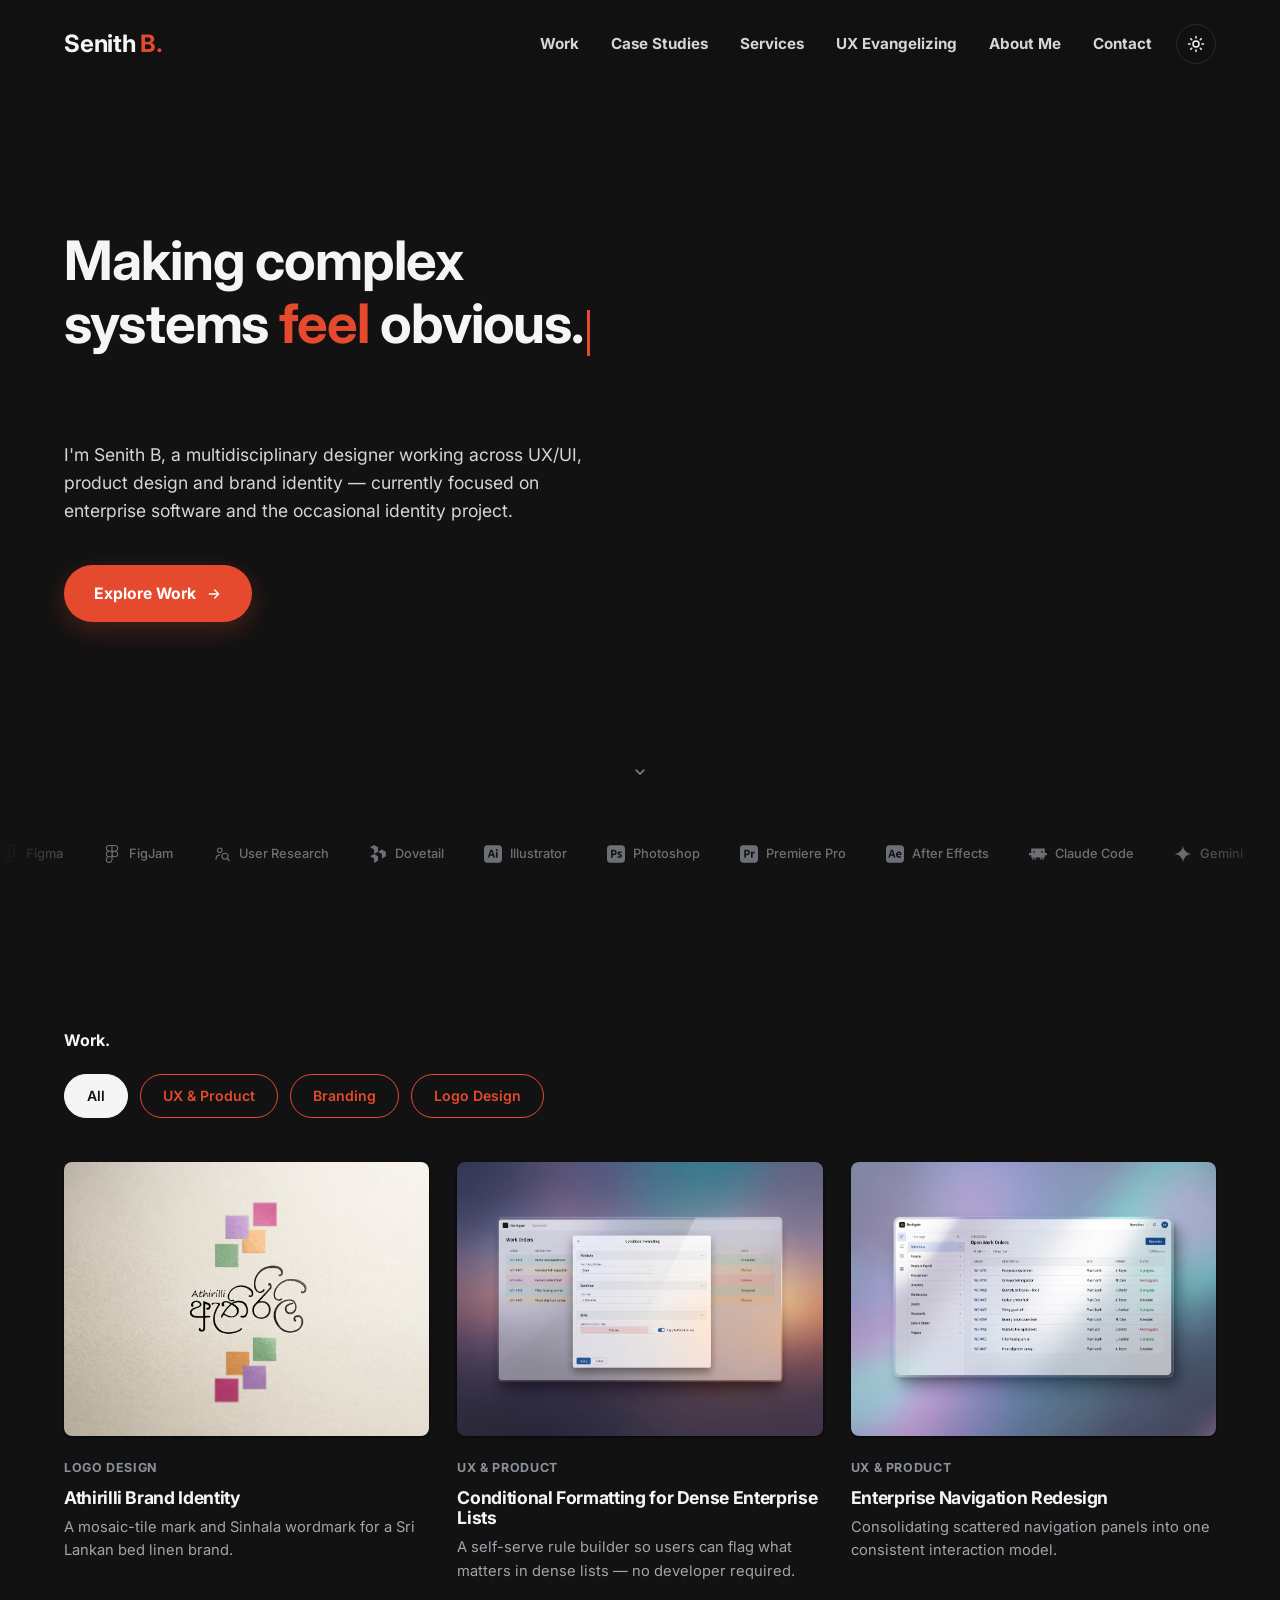
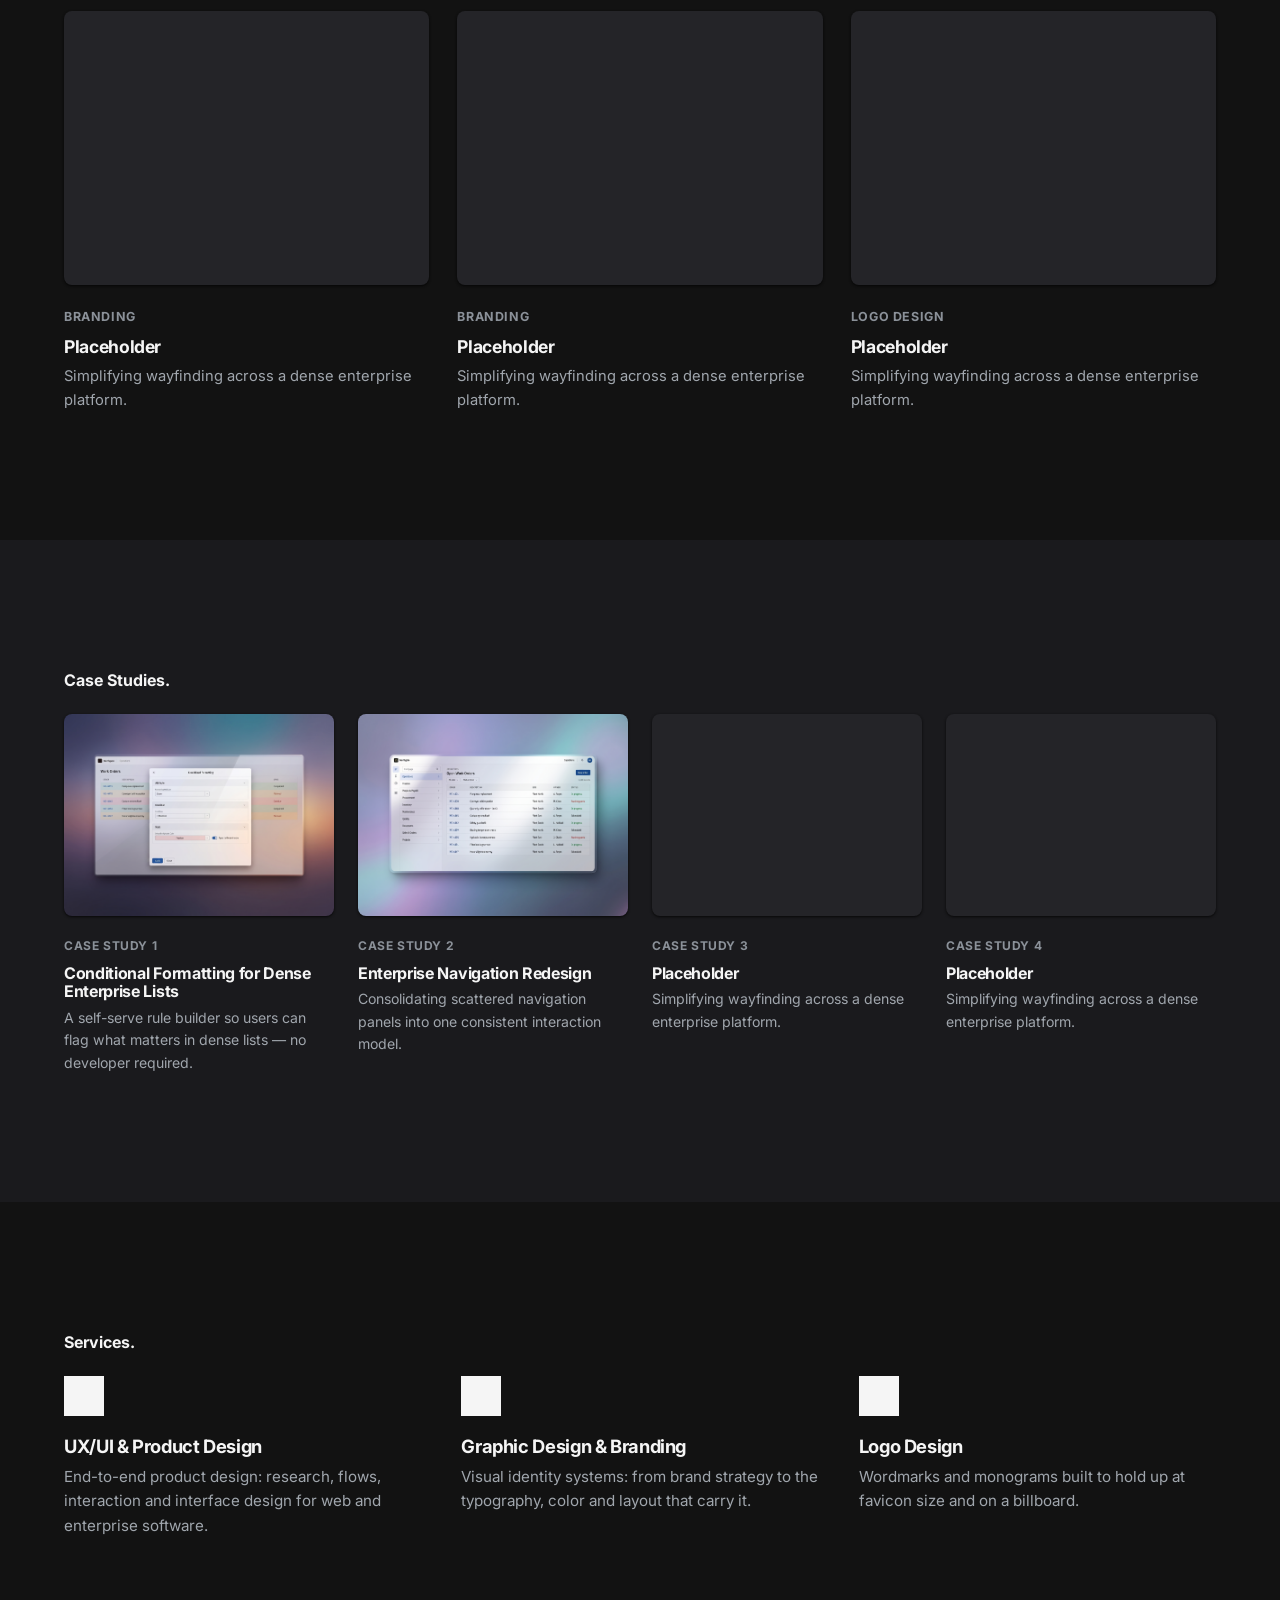
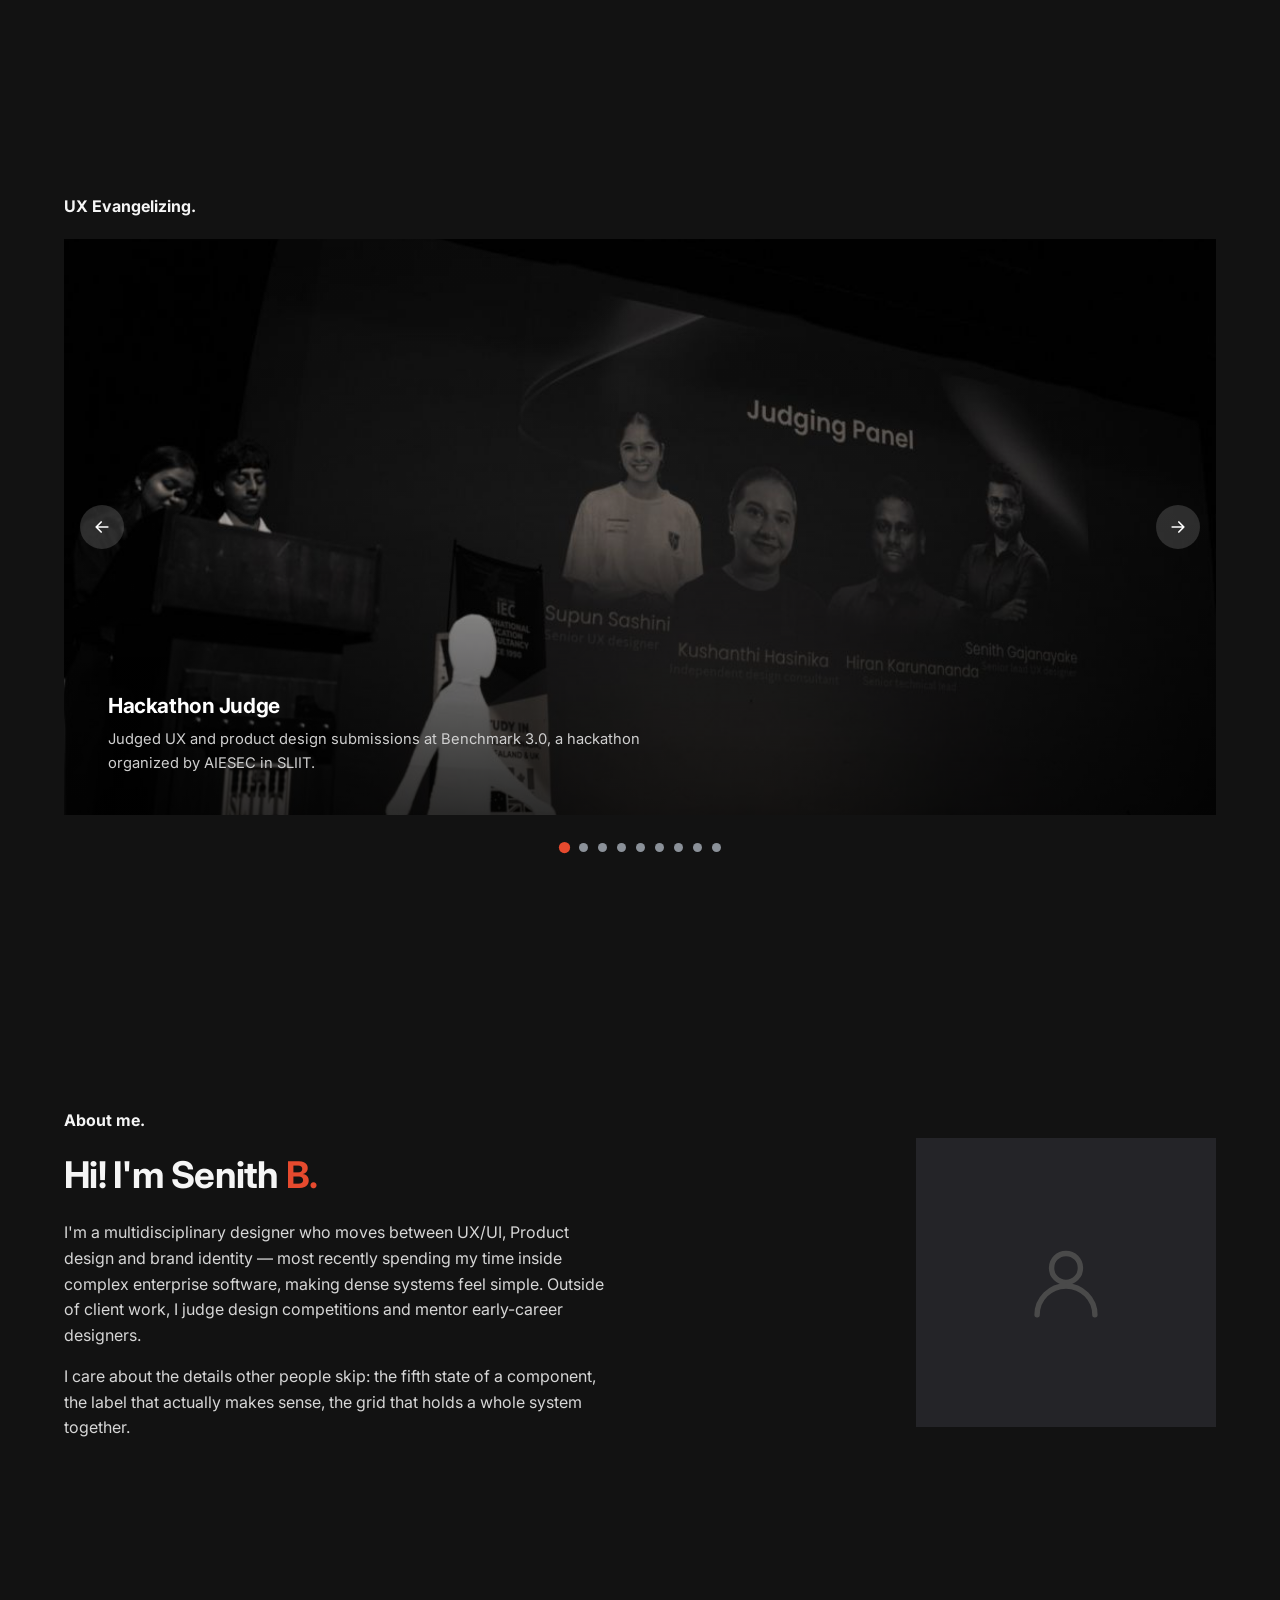
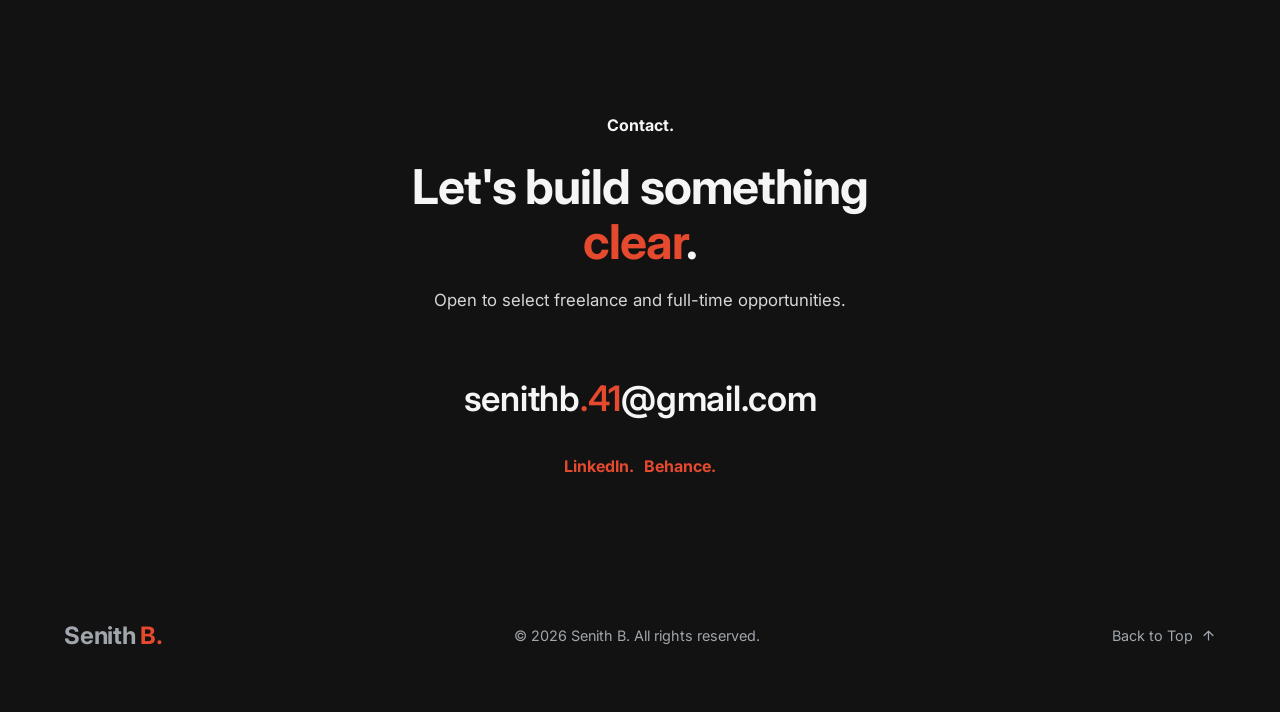
<file: index.html>
<!DOCTYPE html>
<html lang="en">
<head>
<meta charset="UTF-8">
<meta name="viewport" content="width=device-width, initial-scale=1.0">
<title>Senith B. — Product &amp; UX Designer</title>
<meta name="description" content="Portfolio of Senith B., a multidisciplinary designer working across UX/UI, product design and brand identity.">
<script>
(function () {
  try {
    if (localStorage.getItem('theme') === 'light') {
      document.documentElement.setAttribute('data-theme', 'light');
    }
  } catch (e) {}
})();
</script>
<link rel="preconnect" href="https://fonts.googleapis.com">
<link rel="preconnect" href="https://fonts.gstatic.com" crossorigin>
<link href="https://fonts.googleapis.com/css2?family=Inter:wght@400;500;600;700;800&display=swap" rel="stylesheet">
<link rel="stylesheet" href="css/style.css">
</head>
<body>

<!-- Icon sprite (no external icon font/CDN needed) -->
<svg style="display:none">
  <symbol id="icon-arrow-right" viewBox="0 0 24 24" fill="none" stroke="currentColor" stroke-width="2" stroke-linecap="round" stroke-linejoin="round"><path d="M5 12h14M13 6l6 6-6 6"/></symbol>
  <symbol id="icon-arrow-left" viewBox="0 0 24 24" fill="none" stroke="currentColor" stroke-width="2" stroke-linecap="round" stroke-linejoin="round"><path d="M19 12H5M11 18l-6-6 6-6"/></symbol>
  <symbol id="icon-arrow-up" viewBox="0 0 24 24" fill="none" stroke="currentColor" stroke-width="2" stroke-linecap="round" stroke-linejoin="round"><path d="M12 19V5M5 12l7-7 7 7"/></symbol>
  <symbol id="icon-chevron-down" viewBox="0 0 24 24" fill="none" stroke="currentColor" stroke-width="2" stroke-linecap="round" stroke-linejoin="round"><path d="M6 9l6 6 6-6"/></symbol>
  <symbol id="icon-user" viewBox="0 0 24 24" fill="none" stroke="currentColor" stroke-width="1.5" stroke-linecap="round" stroke-linejoin="round"><circle cx="12" cy="8" r="4"/><path d="M4 21c0-4.4 3.6-8 8-8s8 3.6 8 8"/></symbol>
  <symbol id="icon-sun" viewBox="0 0 24 24" fill="none" stroke="currentColor" stroke-width="2" stroke-linecap="round" stroke-linejoin="round"><circle cx="12" cy="12" r="4"/><path d="M12 2v2M12 20v2M4.93 4.93l1.41 1.41M17.66 17.66l1.41 1.41M2 12h2M20 12h2M4.93 19.07l1.41-1.41M17.66 6.34l1.41-1.41"/></symbol>
  <symbol id="icon-moon" viewBox="0 0 24 24" fill="none" stroke="currentColor" stroke-width="2" stroke-linecap="round" stroke-linejoin="round"><path d="M21 12.79A9 9 0 1 1 11.21 3 7 7 0 0 0 21 12.79z"/></symbol>

  <!-- Tech-stack marks: official monochrome logos (Simple Icons, CC0 —
       fetched via the npm registry; Adobe's and OpenAI's marks needed an
       older published package version, since both were pulled from the
       latest release after trademark takedown requests, though the
       already-published historical npm tarballs remain available). All
       render in currentColor so they pick up the marquee's own muted,
       theme-adaptive color — no brand colors. "User Research" isn't a
       specific branded product, so it stays a simple original glyph. -->
  <symbol id="logo-figma" viewBox="0 0 24 24" fill="currentColor"><path d="M15.852 8.981h-4.588V0h4.588c2.476 0 4.49 2.014 4.49 4.49s-2.014 4.491-4.49 4.491zM12.735 7.51h3.117c1.665 0 3.019-1.355 3.019-3.019s-1.355-3.019-3.019-3.019h-3.117V7.51zm0 1.471H8.148c-2.476 0-4.49-2.014-4.49-4.49S5.672 0 8.148 0h4.588v8.981zm-4.587-7.51c-1.665 0-3.019 1.355-3.019 3.019s1.354 3.02 3.019 3.02h3.117V1.471H8.148zm4.587 15.019H8.148c-2.476 0-4.49-2.014-4.49-4.49s2.014-4.49 4.49-4.49h4.588v8.98zM8.148 8.981c-1.665 0-3.019 1.355-3.019 3.019s1.355 3.019 3.019 3.019h3.117V8.981H8.148zM8.172 24c-2.489 0-4.515-2.014-4.515-4.49s2.014-4.49 4.49-4.49h4.588v4.441c0 2.503-2.047 4.539-4.563 4.539zm-.024-7.51a3.023 3.023 0 0 0-3.019 3.019c0 1.665 1.365 3.019 3.044 3.019 1.705 0 3.093-1.376 3.093-3.068v-2.97H8.148zm7.704 0h-.098c-2.476 0-4.49-2.014-4.49-4.49s2.014-4.49 4.49-4.49h.098c2.476 0 4.49 2.014 4.49 4.49s-2.014 4.49-4.49 4.49zm-.097-7.509c-1.665 0-3.019 1.355-3.019 3.019s1.355 3.019 3.019 3.019h.098c1.665 0 3.019-1.355 3.019-3.019s-1.355-3.019-3.019-3.019h-.098z"/></symbol>
  <symbol id="logo-dovetail" viewBox="0 0 24 24" fill="currentColor"><path d="M6.75 0 1.5 3l5.25 3v6L12 9V3Zm0 12L1.5 15l5.25 3v6L12 21v-6Zm10.5-6L12 8.966 17.25 12v6l5.25-3V9Z"/></symbol>
  <symbol id="logo-claude-code" viewBox="0 0 24 24" fill="currentColor"><path d="M21 10.5h3v3h-3v3h-1.5v3H18v-3h-1.5v3H15v-3H9v3H7.5v-3H6v3H4.5v-3H3v-3H0v-3h3v-6h18Zm-15 0h1.5v-3H6Zm10.5 0H18v-3h-1.5z"/></symbol>
  <symbol id="logo-gemini" viewBox="0 0 24 24" fill="currentColor"><path d="M11.04 19.32Q12 21.51 12 24q0-2.49.93-4.68.96-2.19 2.58-3.81t3.81-2.55Q21.51 12 24 12q-2.49 0-4.68-.93a12.3 12.3 0 0 1-3.81-2.58 12.3 12.3 0 0 1-2.58-3.81Q12 2.49 12 0q0 2.49-.96 4.68-.93 2.19-2.55 3.81a12.3 12.3 0 0 1-3.81 2.58Q2.49 12 0 12q2.49 0 4.68.96 2.19.93 3.81 2.55t2.55 3.81"/></symbol>
  <symbol id="logo-user-research" viewBox="0 0 24 24" fill="none" stroke="currentColor" stroke-width="1.5" stroke-linecap="round" stroke-linejoin="round"><circle cx="9" cy="7" r="3"/><path d="M4 19c0-3 2.1-5.4 4.8-5.9"/><circle cx="16" cy="15" r="4"/><path d="M19.2 18.2 22 21"/></symbol>
  <symbol id="logo-illustrator" viewBox="0 0 24 24" fill="currentColor"><path d="M10.53 10.73c-.1-.31-.19-.61-.29-.92-.1-.31-.19-.6-.27-.89-.08-.28-.15-.54-.22-.78h-.02c-.09.43-.2.86-.34 1.29-.15.48-.3.98-.46 1.48-.14.51-.29.98-.44 1.4h2.54c-.06-.211-.14-.46-.23-.721-.09-.269-.18-.559-.27-.859zM19.75.3H4.25C1.9.3 0 2.2 0 4.55v14.9c0 2.35 1.9 4.25 4.25 4.25h15.5c2.35 0 4.25-1.9 4.25-4.25V4.55C24 2.2 22.1.3 19.75.3zM14.7 16.83h-2.091c-.069.01-.139-.04-.159-.11l-.82-2.38H7.91l-.76 2.35c-.02.09-.1.15-.19.141H5.08c-.11 0-.14-.061-.11-.18L8.19 7.38c.03-.1.06-.21.1-.33.04-.21.06-.43.06-.65-.01-.05.03-.1.08-.11h2.59c.08 0 .12.03.13.08l3.65 10.3c.03.109 0 .16-.1.16zm3.4-.15c0 .11-.039.16-.129.16H16.01c-.1 0-.15-.061-.15-.16v-7.7c0-.1.041-.14.131-.14h1.98c.09 0 .129.05.129.14v7.7zm-.209-9.03c-.231.24-.571.37-.911.35-.33.01-.65-.12-.891-.35-.23-.25-.35-.58-.34-.92-.01-.34.12-.66.359-.89.242-.23.562-.35.892-.35.391 0 .689.12.91.35.22.24.34.56.33.89.01.34-.11.67-.349.92z"/></symbol>
  <symbol id="logo-photoshop" viewBox="0 0 24 24" fill="currentColor"><path d="M9.85 8.42c-.37-.15-.77-.21-1.18-.2-.26 0-.49 0-.68.01-.2-.01-.34 0-.41.01v3.36c.14.01.27.02.39.02h.53c.39 0 .78-.06 1.15-.18.32-.09.6-.28.82-.53.21-.25.31-.59.31-1.03.01-.31-.07-.62-.23-.89-.17-.26-.41-.46-.7-.57zM19.75.3H4.25C1.9.3 0 2.2 0 4.55v14.899c0 2.35 1.9 4.25 4.25 4.25h15.5c2.35 0 4.25-1.9 4.25-4.25V4.55C24 2.2 22.1.3 19.75.3zm-7.391 11.65c-.399.56-.959.98-1.609 1.22-.68.25-1.43.34-2.25.34-.24 0-.4 0-.5-.01s-.24-.01-.43-.01v3.209c.01.07-.04.131-.11.141H5.52c-.08 0-.12-.041-.12-.131V6.42c0-.07.03-.11.1-.11.17 0 .33 0 .56-.01.24-.01.49-.01.76-.02s.56-.01.87-.02c.31-.01.61-.01.91-.01.82 0 1.5.1 2.06.31.5.17.96.45 1.34.82.32.32.57.71.73 1.14.149.42.229.85.229 1.3.001.86-.199 1.57-.6 2.13zm7.091 3.89c-.28.4-.671.709-1.12.891-.49.209-1.09.318-1.811.318-.459 0-.91-.039-1.359-.129-.35-.061-.7-.17-1.02-.32-.07-.039-.121-.109-.111-.189v-1.74c0-.029.011-.07.041-.09.029-.02.06-.01.09.01.39.23.8.391 1.24.49.379.1.779.15 1.18.15.38 0 .65-.051.83-.141.16-.07.27-.24.27-.42 0-.141-.08-.27-.24-.4-.16-.129-.489-.279-.979-.471-.51-.18-.979-.42-1.42-.719-.31-.221-.569-.51-.761-.85-.159-.32-.239-.67-.229-1.021 0-.43.12-.84.341-1.21.25-.4.619-.72 1.049-.92.469-.239 1.059-.349 1.769-.349.41 0 .83.03 1.24.09.3.04.59.12.86.23.039.01.08.05.1.09.01.04.02.08.02.12v1.63c0 .04-.02.08-.05.1-.09.02-.14.02-.18 0-.3-.16-.62-.27-.96-.34-.37-.08-.74-.13-1.12-.13-.2-.01-.41.02-.601.07-.129.03-.24.1-.31.2-.05.08-.08.18-.08.27s.04.18.101.26c.09.11.209.2.34.27.229.12.47.23.709.33.541.18 1.061.43 1.541.73.33.209.6.49.789.83.16.318.24.67.23 1.029.011.471-.129.94-.389 1.331z"/></symbol>
  <symbol id="logo-premiere" viewBox="0 0 24 24" fill="currentColor"><path d="M10.15 8.42a2.93 2.93 0 00-1.18-.2 13.9 13.9 0 00-1.09.02v3.36l.39.02h.53c.39 0 .78-.06 1.15-.18.32-.09.6-.28.82-.53.21-.25.31-.59.31-1.03a1.45 1.45 0 00-.93-1.46zM19.75.3H4.25A4.25 4.25 0 000 4.55v14.9c0 2.35 1.9 4.25 4.25 4.25h15.5c2.35 0 4.25-1.9 4.25-4.25V4.55C24 2.2 22.1.3 19.75.3zm-7.09 11.65c-.4.56-.96.98-1.61 1.22-.68.25-1.43.34-2.25.34l-.5-.01-.43-.01v3.21a.12.12 0 01-.11.14H5.82c-.08 0-.12-.04-.12-.13V6.42c0-.07.03-.11.1-.11l.56-.01.76-.02.87-.02.91-.01c.82 0 1.5.1 2.06.31.5.17.96.45 1.34.82.32.32.57.71.73 1.14.15.42.23.85.23 1.3 0 .86-.2 1.57-.6 2.13zm6.82-3.15v1.95c0 .08-.05.11-.16.11a4.35 4.35 0 00-1.92.37c-.19.09-.37.21-.51.37v5.1c0 .1-.04.14-.13.14h-1.97a.14.14 0 01-.16-.12v-5.58l-.01-.75-.02-.78c0-.23-.02-.45-.04-.68a.1.1 0 01.07-.11h1.78c.1 0 .18.07.2.16a3.03 3.03 0 01.13.92c.3-.35.67-.64 1.08-.86a3.1 3.1 0 011.52-.39c.07-.01.13.04.14.11v.04z"/></symbol>
  <symbol id="logo-aftereffects" viewBox="0 0 24 24" fill="currentColor"><path d="M8.54 10.73c-.1-.31-.19-.61-.29-.92s-.19-.6-.27-.89c-.08-.28-.15-.54-.22-.78h-.02c-.09.43-.2.86-.34 1.29-.15.48-.3.98-.46 1.48-.13.51-.29.98-.44 1.4h2.54c-.06-.21-.14-.46-.23-.72-.09-.27-.18-.56-.27-.86zm8.58-.29c-.55-.03-1.07.26-1.33.76-.12.23-.19.47-.22.72h2.109c.26 0 .45 0 .57-.01.08-.01.16-.03.23-.08v-.1c0-.13-.021-.25-.061-.37-.178-.56-.708-.94-1.298-.92zM19.75.3H4.25C1.9.3 0 2.2 0 4.55v14.9c0 2.35 1.9 4.25 4.25 4.25h15.5c2.35 0 4.25-1.9 4.25-4.25V4.55C24 2.2 22.1.3 19.75.3zm-7.04 16.511h-2.09c-.07.01-.14-.041-.16-.11l-.82-2.4H5.92l-.76 2.36c-.02.09-.1.15-.19.14H3.09c-.11 0-.14-.06-.11-.18L6.2 7.39c.03-.1.06-.19.1-.31.04-.21.06-.43.06-.65-.01-.05.03-.1.08-.11h2.59c.07 0 .12.03.13.08l3.65 10.25c.03.11.001.161-.1.161zm7.851-3.991c-.021.189-.031.33-.041.42-.01.07-.069.13-.14.13-.06 0-.17.01-.33.021-.159.02-.35.029-.579.029-.23 0-.471-.04-.73-.04h-3.17c.039.31.14.62.31.89.181.271.431.48.729.601.4.17.841.26 1.281.25.35-.011.699-.04 1.039-.11.311-.039.61-.119.891-.23.05-.039.08-.02.08.08v1.531c0 .039-.01.08-.021.119-.021.03-.04.051-.069.07-.32.14-.65.24-1 .3-.471.09-.94.13-1.42.12-.761 0-1.4-.12-1.92-.35-.49-.211-.921-.541-1.261-.95-.319-.39-.55-.83-.69-1.31-.14-.471-.209-.961-.209-1.461 0-.539.08-1.07.25-1.59.16-.5.41-.96.75-1.37.33-.4.739-.72 1.209-.95.471-.23 1.03-.31 1.67-.31.531-.01 1.06.09 1.55.31.41.18.77.45 1.05.8.26.34.47.72.601 1.14.129.4.189.81.189 1.22 0 .24-.01.45-.019.64z"/></symbol>
  <symbol id="logo-chatgpt" viewBox="0 0 24 24" fill="currentColor"><path d="M22.2819 9.8211a5.9847 5.9847 0 0 0-.5157-4.9108 6.0462 6.0462 0 0 0-6.5098-2.9A6.0651 6.0651 0 0 0 4.9807 4.1818a5.9847 5.9847 0 0 0-3.9977 2.9 6.0462 6.0462 0 0 0 .7427 7.0966 5.98 5.98 0 0 0 .511 4.9107 6.051 6.051 0 0 0 6.5146 2.9001A5.9847 5.9847 0 0 0 13.2599 24a6.0557 6.0557 0 0 0 5.7718-4.2058 5.9894 5.9894 0 0 0 3.9977-2.9001 6.0557 6.0557 0 0 0-.7475-7.0729zm-9.022 12.6081a4.4755 4.4755 0 0 1-2.8764-1.0408l.1419-.0804 4.7783-2.7582a.7948.7948 0 0 0 .3927-.6813v-6.7369l2.02 1.1686a.071.071 0 0 1 .038.052v5.5826a4.504 4.504 0 0 1-4.4945 4.4944zm-9.6607-4.1254a4.4708 4.4708 0 0 1-.5346-3.0137l.142.0852 4.783 2.7582a.7712.7712 0 0 0 .7806 0l5.8428-3.3685v2.3324a.0804.0804 0 0 1-.0332.0615L9.74 19.9502a4.4992 4.4992 0 0 1-6.1408-1.6464zM2.3408 7.8956a4.485 4.485 0 0 1 2.3655-1.9728V11.6a.7664.7664 0 0 0 .3879.6765l5.8144 3.3543-2.0201 1.1685a.0757.0757 0 0 1-.071 0l-4.8303-2.7865A4.504 4.504 0 0 1 2.3408 7.872zm16.5963 3.8558L13.1038 8.364 15.1192 7.2a.0757.0757 0 0 1 .071 0l4.8303 2.7913a4.4944 4.4944 0 0 1-.6765 8.1042v-5.6772a.79.79 0 0 0-.407-.667zm2.0107-3.0231l-.142-.0852-4.7735-2.7818a.7759.7759 0 0 0-.7854 0L9.409 9.2297V6.8974a.0662.0662 0 0 1 .0284-.0615l4.8303-2.7866a4.4992 4.4992 0 0 1 6.6802 4.66zM8.3065 12.863l-2.02-1.1638a.0804.0804 0 0 1-.038-.0567V6.0742a4.4992 4.4992 0 0 1 7.3757-3.4537l-.142.0805L8.704 5.459a.7948.7948 0 0 0-.3927.6813zm1.0976-2.3654l2.602-1.4998 2.6069 1.4998v2.9994l-2.5974 1.4997-2.6067-1.4997Z"/></symbol>
</svg>

<!-- ===== Header ===== -->
<header class="site-header" id="siteHeader">
  <div class="container">
    <a href="#home" class="logo">Senith<span> B.</span></a>
    <div class="nav-wrap">
      <nav>
        <ul class="nav-list" id="navList">
          <li><a href="#work" class="active">Work</a></li>
          <li><a href="#case-studies">Case Studies</a></li>
          <li><a href="#services">Services</a></li>
          <li><a href="#evangelizing">UX Evangelizing</a></li>
          <li><a href="#about">About Me</a></li>
          <li><a href="#contact">Contact</a></li>
        </ul>
        <span class="nav-indicator" id="navIndicator" aria-hidden="true"></span>
      </nav>
      <button class="theme-toggle" id="themeToggle" aria-label="Switch to light theme" aria-pressed="false">
        <svg class="icon-sun"><use href="#icon-sun"/></svg>
        <svg class="icon-moon"><use href="#icon-moon"/></svg>
      </button>
      <button class="nav-toggle" id="navToggle" aria-label="Toggle navigation" aria-expanded="false">
        <span></span><span></span><span></span>
      </button>
    </div>
  </div>
</header>

<main>
  <!-- ===== Hero (full-viewport: hero + scroll cue + tech marquee together
       fill one screen, so Work starts fully below the fold on load) ===== -->
  <div class="hero-viewport">
    <section class="hero" id="home">
      <div class="container" data-reveal-group>
        <h1 class="reveal hero-heading">
          <span class="sr-only">Making complex systems feel obvious.</span>
          <span id="heroTypewriter" aria-hidden="true"></span><span class="hero-cursor" id="heroCursor" aria-hidden="true"></span>
        </h1>
        <p class="lead reveal">I'm Senith B, a multidisciplinary designer working across UX/UI, product design and brand identity — currently focused on enterprise software and the occasional identity project.</p>
        <a href="#work" class="hero-cta reveal" id="heroCta">Explore Work <svg width="16" height="16"><use href="#icon-arrow-right"/></svg></a>
      </div>
    </section>

    <span class="scroll-cue" aria-hidden="true">
      <svg width="16" height="16"><use href="#icon-chevron-down"/></svg>
    </span>

    <!-- ===== Tech Stack Marquee ===== -->
    <section class="tech-marquee reveal">
    <h2 class="sr-only">Tools I use</h2>
    <ul class="sr-only">
      <li>Figma</li><li>FigJam</li><li>User Research</li><li>Dovetail</li>
      <li>Adobe Illustrator</li><li>Adobe Photoshop</li><li>Adobe Premiere Pro</li><li>Adobe After Effects</li>
      <li>Claude Code</li><li>Gemini</li><li>ChatGPT</li>
    </ul>
    <div class="tech-marquee-viewport" aria-hidden="true">
      <div class="tech-marquee-track">
        <div class="tech-marquee-set">
          <span class="tech-item"><svg class="tech-icon"><use href="#logo-figma"/></svg>Figma</span>
          <span class="tech-item"><svg class="tech-icon"><use href="#logo-figma"/></svg>FigJam</span>
          <span class="tech-item"><svg class="tech-icon"><use href="#logo-user-research"/></svg>User Research</span>
          <span class="tech-item"><svg class="tech-icon"><use href="#logo-dovetail"/></svg>Dovetail</span>
          <span class="tech-item"><svg class="tech-icon"><use href="#logo-illustrator"/></svg>Illustrator</span>
          <span class="tech-item"><svg class="tech-icon"><use href="#logo-photoshop"/></svg>Photoshop</span>
          <span class="tech-item"><svg class="tech-icon"><use href="#logo-premiere"/></svg>Premiere Pro</span>
          <span class="tech-item"><svg class="tech-icon"><use href="#logo-aftereffects"/></svg>After Effects</span>
          <span class="tech-item"><svg class="tech-icon"><use href="#logo-claude-code"/></svg>Claude Code</span>
          <span class="tech-item"><svg class="tech-icon"><use href="#logo-gemini"/></svg>Gemini</span>
          <span class="tech-item"><svg class="tech-icon"><use href="#logo-chatgpt"/></svg>ChatGPT</span>
        </div>
        <div class="tech-marquee-set">
          <span class="tech-item"><svg class="tech-icon"><use href="#logo-figma"/></svg>Figma</span>
          <span class="tech-item"><svg class="tech-icon"><use href="#logo-figma"/></svg>FigJam</span>
          <span class="tech-item"><svg class="tech-icon"><use href="#logo-user-research"/></svg>User Research</span>
          <span class="tech-item"><svg class="tech-icon"><use href="#logo-dovetail"/></svg>Dovetail</span>
          <span class="tech-item"><svg class="tech-icon"><use href="#logo-illustrator"/></svg>Illustrator</span>
          <span class="tech-item"><svg class="tech-icon"><use href="#logo-photoshop"/></svg>Photoshop</span>
          <span class="tech-item"><svg class="tech-icon"><use href="#logo-premiere"/></svg>Premiere Pro</span>
          <span class="tech-item"><svg class="tech-icon"><use href="#logo-aftereffects"/></svg>After Effects</span>
          <span class="tech-item"><svg class="tech-icon"><use href="#logo-claude-code"/></svg>Claude Code</span>
          <span class="tech-item"><svg class="tech-icon"><use href="#logo-gemini"/></svg>Gemini</span>
          <span class="tech-item"><svg class="tech-icon"><use href="#logo-chatgpt"/></svg>ChatGPT</span>
        </div>
      </div>
    </div>
    </section>
  </div>

  <!-- ===== Work ===== -->
  <section class="work" id="work">
    <div class="container">
      <span class="kicker reveal">Work.</span>
      <div class="work-filters reveal">
        <button class="filter-btn active" data-filter="all">All</button>
        <button class="filter-btn" data-filter="ux-product">UX &amp; Product</button>
        <button class="filter-btn" data-filter="branding">Branding</button>
        <button class="filter-btn" data-filter="logo-design">Logo Design</button>
      </div>
      <div class="work-grid" id="workGrid" data-reveal-group>
        <a href="project.html?id=3" class="work-card reveal" data-category="logo-design">
          <div class="thumb-block has-image" style="background-image:url('images/work/athirilli/09-work-thumbnail-3d.jpg')"></div>
          <div class="info">
            <span>Logo Design</span>
            <h3>Athirilli Brand Identity</h3>
            <p>A mosaic-tile mark and Sinhala wordmark for a Sri Lankan bed linen brand.</p>
          </div>
        </a>
        <a href="project.html?id=4" class="work-card reveal" data-category="ux-product">
          <div class="thumb-block has-image" style="background-image:url('images/work/conditional-formatting/01-work-thumbnail.jpg')"></div>
          <div class="info">
            <span>UX &amp; Product</span>
            <h3>Conditional Formatting for Dense Enterprise Lists</h3>
            <p>A self-serve rule builder so users can flag what matters in dense lists — no developer required.</p>
          </div>
        </a>
        <a href="project.html?id=1" class="work-card reveal" data-category="ux-product">
          <div class="thumb-block has-image" style="background-image:url('images/work/navigation-redesign/01-work-thumbnail.jpg')"></div>
          <div class="info">
            <span>UX &amp; Product</span>
            <h3>Enterprise Navigation Redesign</h3>
            <p>Consolidating scattered navigation panels into one consistent interaction model.</p>
          </div>
        </a>
        <a href="project.html?id=2" class="work-card reveal" data-category="branding">
          <div class="thumb-block"></div>
          <div class="info">
            <span>Branding</span>
            <h3>Placeholder</h3>
            <p>Simplifying wayfinding across a dense enterprise platform.</p>
          </div>
        </a>
        <a href="project.html?id=5" class="work-card reveal" data-category="branding">
          <div class="thumb-block"></div>
          <div class="info">
            <span>Branding</span>
            <h3>Placeholder</h3>
            <p>Simplifying wayfinding across a dense enterprise platform.</p>
          </div>
        </a>
        <a href="project.html?id=6" class="work-card reveal" data-category="logo-design">
          <div class="thumb-block"></div>
          <div class="info">
            <span>Logo Design</span>
            <h3>Placeholder</h3>
            <p>Simplifying wayfinding across a dense enterprise platform.</p>
          </div>
        </a>
      </div>
    </div>
  </section>

  <!-- ===== Case Studies ===== -->
  <section class="case-studies" id="case-studies">
    <div class="container">
      <span class="kicker reveal">Case Studies.</span>
      <div class="case-grid" data-reveal-group>
        <a href="project.html?id=4&from=case-studies" class="case-card reveal">
          <div class="thumb-block has-image" style="background-image:url('images/work/conditional-formatting/01-work-thumbnail.jpg')"></div>
          <div class="info">
            <span>Case Study 1</span>
            <h3>Conditional Formatting for Dense Enterprise Lists</h3>
            <p>A self-serve rule builder so users can flag what matters in dense lists — no developer required.</p>
          </div>
        </a>
        <a href="project.html?id=1&from=case-studies" class="case-card reveal">
          <div class="thumb-block has-image" style="background-image:url('images/work/navigation-redesign/01-work-thumbnail.jpg')"></div>
          <div class="info">
            <span>Case Study 2</span>
            <h3>Enterprise Navigation Redesign</h3>
            <p>Consolidating scattered navigation panels into one consistent interaction model.</p>
          </div>
        </a>
        <a href="project.html?id=2&from=case-studies" class="case-card reveal">
          <div class="thumb-block"></div>
          <div class="info">
            <span>Case Study 3</span>
            <h3>Placeholder</h3>
            <p>Simplifying wayfinding across a dense enterprise platform.</p>
          </div>
        </a>
        <a href="project.html?id=3&from=case-studies" class="case-card reveal">
          <div class="thumb-block"></div>
          <div class="info">
            <span>Case Study 4</span>
            <h3>Placeholder</h3>
            <p>Simplifying wayfinding across a dense enterprise platform.</p>
          </div>
        </a>
      </div>
    </div>
  </section>

  <!-- ===== Services ===== -->
  <section class="services" id="services">
    <div class="container">
      <span class="kicker reveal">Services.</span>
      <div class="service-list" data-reveal-group>
        <div class="service-item reveal">
          <span class="service-bullet"></span>
          <div>
            <h3>UX/UI &amp; Product Design</h3>
            <p>End-to-end product design: research, flows, interaction and interface design for web and enterprise software.</p>
          </div>
        </div>
        <div class="service-item reveal">
          <span class="service-bullet"></span>
          <div>
            <h3>Graphic Design &amp; Branding</h3>
            <p>Visual identity systems: from brand strategy to the typography, color and layout that carry it.</p>
          </div>
        </div>
        <div class="service-item reveal">
          <span class="service-bullet"></span>
          <div>
            <h3>Logo Design</h3>
            <p>Wordmarks and monograms built to hold up at favicon size and on a billboard.</p>
          </div>
        </div>
      </div>
    </div>
  </section>

  <!-- ===== UX Evangelizing ===== -->
  <section class="evangelizing" id="evangelizing">
    <div class="container" data-reveal-group>
      <span class="kicker reveal">UX Evangelizing.</span>
      <div class="evangelizing-track reveal" id="evangelizingTrack">
        <button class="evangelizing-arrow prev" id="evangelizingPrev" aria-label="Previous slide">
          <svg><use href="#icon-arrow-left"/></svg>
        </button>
        <button class="evangelizing-arrow next" id="evangelizingNext" aria-label="Next slide">
          <svg><use href="#icon-arrow-right"/></svg>
        </button>
        <div class="evangelizing-slide active" style="background-image:url('images/evangelizing/hackathon-judge-1.jpg')">
          <div class="slide-text">
            <h3>Hackathon Judge</h3>
            <p>Judged UX and product design submissions at Benchmark 3.0, a hackathon organized by AIESEC in SLIIT.</p>
          </div>
        </div>
        <div class="evangelizing-slide" style="background-image:url('images/evangelizing/hackathon-judge-2.jpg')">
          <div class="slide-text">
            <h3>Hackathon Judge</h3>
            <p>Judged UX and product design submissions at Benchmark 3.0, a hackathon organized by AIESEC in SLIIT.</p>
          </div>
        </div>
        <div class="evangelizing-slide" style="background-image:url('images/evangelizing/hackathon-judge-3.jpg')">
          <div class="slide-text">
            <h3>Hackathon Judge</h3>
            <p>Judged UX and product design submissions at Benchmark 3.0, a hackathon organized by AIESEC in SLIIT.</p>
          </div>
        </div>
        <div class="evangelizing-slide" style="background-image:url('images/evangelizing/hackathon-judge-4.jpg')">
          <div class="slide-text">
            <h3>Hackathon Judge</h3>
            <p>Judged UX and product design submissions at Benchmark 3.0, a hackathon organized by AIESEC in SLIIT.</p>
          </div>
        </div>
        <div class="evangelizing-slide" style="background-image:url('images/evangelizing/university-speaker-1.jpg')">
          <div class="slide-text">
            <h3>University Speaker</h3>
            <p>Spoke to computing students on "How to Succeed in a Career in UX" at a Cre8X session.</p>
          </div>
        </div>
        <div class="evangelizing-slide" style="background-image:url('images/evangelizing/university-speaker-2.jpg')">
          <div class="slide-text">
            <h3>University Speaker</h3>
            <p>Spoke to computing students on "How to Succeed in a Career in UX" at a Cre8X session.</p>
          </div>
        </div>
        <div class="evangelizing-slide" style="background-image:url('images/evangelizing/university-speaker-3.jpg')">
          <div class="slide-text">
            <h3>University Speaker</h3>
            <p>Spoke to computing students on "How to Succeed in a Career in UX" at a Cre8X session.</p>
          </div>
        </div>
        <div class="evangelizing-slide" style="background-image:url('images/evangelizing/university-speaker-4.jpg')">
          <div class="slide-text">
            <h3>University Speaker</h3>
            <p>Spoke to computing students on "How to Succeed in a Career in UX" at a Cre8X session.</p>
          </div>
        </div>
        <div class="evangelizing-slide" style="background-image:url('images/evangelizing/university-speaker-5.jpg')">
          <div class="slide-text">
            <h3>University Speaker</h3>
            <p>Spoke to computing students on "How to Succeed in a Career in UX" at a Cre8X session.</p>
          </div>
        </div>
      </div>
      <div class="evangelizing-dots" id="evangelizingDots"></div>
    </div>
  </section>

  <!-- ===== About Me ===== -->
  <section class="about" id="about">
    <div class="container" data-reveal-group>
      <div class="about-body reveal">
        <span class="kicker">About me.</span>
        <h2>Hi! I'm Senith<span class="accent"> B.</span></h2>
        <p>I'm a multidisciplinary designer who moves between UX/UI, Product design and brand identity — most recently spending my time inside complex enterprise software, making dense systems feel simple. Outside of client work, I judge design competitions and mentor early-career designers.</p>
        <p>I care about the details other people skip: the fifth state of a component, the label that actually makes sense, the grid that holds a whole system together.</p>
      </div>
      <div class="about-photo reveal">
        <svg><use href="#icon-user"/></svg>
      </div>
    </div>
  </section>

  <!-- ===== Contact ===== -->
  <section class="contact" id="contact">
    <div class="container" data-reveal-group>
      <span class="kicker reveal">Contact.</span>
      <h2 class="reveal">Let's build something <span class="accent">clear</span>.</h2>
      <p class="contact-sub reveal">Open to select freelance and full-time opportunities.</p>
      <a href="mailto:senithb.41@gmail.com" class="contact-email reveal">senithb<span class="accent">.41</span>@gmail.com</a>
      <div class="contact-links reveal">
        <a href="#">LinkedIn.</a>
        <a href="#">Behance.</a>
      </div>
    </div>
  </section>
</main>

<!-- ===== Footer ===== -->
<footer class="site-footer">
  <div class="container footer-row">
    <a href="#home" class="logo">Senith<span> B.</span></a>
    <span>&copy; <span id="year"></span> Senith B. All rights reserved.</span>
    <a href="#home" class="back-to-top">Back to Top <svg><use href="#icon-arrow-up"/></svg></a>
  </div>
</footer>

<script src="js/main.js"></script>
</body>
</html>
</file>
<file: css/style.css>
/* ---------- Variables ---------- */
/* Dark is the default theme. [data-theme="light"] below overrides it.
   --accent (#E64A2E) is kept identical in both themes: against the dark
   theme's #121212 background it measures ~4.8:1 contrast (passes WCAG AA
   for normal text); against the light theme's white background it's used
   only on large/bold display text or as a non-text indicator, where the
   lower AA large-text/UI threshold (3:1) applies. */
:root {
  color-scheme: dark;
  --bg: #121212;
  --surface-alt: #1a1a1d;
  --text: #f5f5f5;
  --text-body: #d6d6d6;
  --text-light: #a0a6ad;
  --text-faint: #8b9199;
  --accent: #E64A2E;
  --dark: #242428;
  --border: #2a2a2e;
  --header-bg: rgba(18, 18, 18, 0.85);
  --shadow-resting: 0 1px 3px rgba(0, 0, 0, 0.45), 0 1px 2px rgba(0, 0, 0, 0.35);
  --shadow-hover: 0 30px 55px rgba(0, 0, 0, 0.55), 0 12px 24px rgba(0, 0, 0, 0.4);
  --font: 'Inter', 'Helvetica Neue', Arial, sans-serif;
  --radius-sm: 8px;
  --radius-md: 18px;
  --radius-lg: 28px;
  --container: 1280px;
  --container-pad: 64px;
  --transition: 0.25s ease;
}
:root[data-theme="light"] {
  color-scheme: light;
  --bg: #f2f2f2;
  --surface-alt: #fafafa;
  --text: #141414;
  --text-body: #2B2B2B;
  --text-light: #7E858B;
  --text-faint: #9b9b9b;
  --dark: #2B2B2B;
  --border: #e6e6e6;
  --header-bg: rgba(242, 242, 242, 0.9);
  --shadow-resting: 0 1px 3px rgba(20, 20, 30, 0.10), 0 1px 2px rgba(20, 20, 30, 0.06);
  --shadow-hover: 0 30px 55px rgba(20, 20, 30, 0.18), 0 12px 24px rgba(20, 20, 30, 0.12);
}

/* ---------- Reset ---------- */
* , *::before, *::after { box-sizing: border-box; margin: 0; padding: 0; }
html { scroll-behavior: smooth; }
body {
  font-family: var(--font);
  color: var(--text);
  background: var(--bg);
  line-height: 1.6;
  -webkit-font-smoothing: antialiased;
  transition: background-color 0.3s ease, color 0.3s ease;
}
img { max-width: 100%; display: block; }
a { color: inherit; text-decoration: none; }
ul { list-style: none; }
button { font: inherit; cursor: pointer; border: none; background: none; color: inherit; }
h1, h2, h3, h4 { font-family: var(--font); line-height: 1.15; font-weight: 700; letter-spacing: -0.02em; }
.accent { color: var(--accent); }
.sr-only {
  position: absolute;
  width: 1px; height: 1px;
  padding: 0; margin: -1px;
  overflow: hidden;
  clip: rect(0, 0, 0, 0);
  white-space: nowrap;
  border: 0;
}
.container {
  width: 100%;
  max-width: var(--container);
  margin-inline: auto;
  padding-inline: var(--container-pad);
}
section { padding: 128px 0; }
.kicker { display: block; font-weight: 700; font-size: 1rem; margin-bottom: 20px; }
.section-head { max-width: 640px; margin-bottom: 48px; }
.section-head h2 { font-size: clamp(1.7rem, 3vw, 2.3rem); }
.section-head p { color: var(--text-light); font-size: 1.05rem; margin-top: 14px; }

/* ---------- Focus (keyboard accessibility) ---------- */
a:focus-visible, button:focus-visible {
  outline: 2px solid var(--accent);
  outline-offset: 2px;
}

/* ---------- Scroll reveal (staggered cascade) ---------- */
/* Elements are visible by default; only once JS confirms IntersectionObserver
   support (and the visitor hasn't asked for reduced motion) does body get
   .reveal-armed, which is what actually hides them pre-reveal. That way a
   slow/broken/absent script, or reduced-motion preference, never leaves
   content stuck invisible. */
.reveal {
  transition: opacity 0.6s ease, transform 0.6s ease;
  transition-delay: calc(var(--reveal-i, 0) * 90ms);
}
body.reveal-armed .reveal:not(.in-view) {
  opacity: 0;
  transform: translateY(28px);
}
.reveal.in-view { opacity: 1; transform: translateY(0); }
@media (prefers-reduced-motion: reduce) {
  .reveal { transition: none; }
  body { transition: none; }
}
@media print {
  .reveal { opacity: 1 !important; transform: none !important; }
}

/* ---------- Header ---------- */
.site-header {
  position: fixed;
  top: 0; left: 0; right: 0;
  z-index: 100;
  background: var(--header-bg);
  backdrop-filter: blur(10px);
  border-bottom: 1px solid transparent;
  transition: border-color var(--transition), background-color var(--transition);
}
.site-header.scrolled { border-color: var(--border); }
.site-header .container {
  display: flex;
  align-items: center;
  justify-content: space-between;
  height: 88px;
}
.logo { font-size: 24px; font-weight: 700; letter-spacing: -0.25px; line-height: 1; }
.logo span { color: var(--accent); }
nav { position: relative; }
.nav-list { display: flex; gap: 32px; }
.nav-list a {
  font-weight: 700;
  font-size: 0.95rem;
  color: var(--text-body);
  position: relative;
  padding: 6px 0;
  transition: color var(--transition);
}
.nav-list a:hover { color: var(--accent); }
.nav-list a.active::after {
  content: "";
  position: absolute;
  left: 0; bottom: 0;
  width: 100%; height: 2px;
  background: var(--accent);
  border-radius: 2px;
}
/* Shared sliding indicator: replaces the per-link underline above on wide
   screens (JS positions it over whichever link is active), so the active
   state eases smoothly between nav items instead of jump-cutting. */
.nav-indicator {
  position: absolute;
  bottom: 0;
  height: 2px;
  background: var(--accent);
  border-radius: 2px;
  opacity: 0;
  pointer-events: none;
  transition: left 0.35s ease, width 0.35s ease, opacity 0.2s ease;
}
@media (min-width: 861px) {
  .nav-list a.active::after { content: none; }
}
@media (max-width: 860px) {
  .nav-indicator { display: none; }
}
.nav-wrap { display: flex; align-items: center; gap: 24px; }
.theme-toggle {
  width: 40px;
  height: 40px;
  border-radius: 50%;
  border: 1.5px solid var(--border);
  display: flex;
  align-items: center;
  justify-content: center;
  color: var(--text);
  flex-shrink: 0;
  transition: border-color var(--transition), color var(--transition);
}
.theme-toggle:hover { border-color: var(--accent); color: var(--accent); }
.theme-toggle svg { width: 18px; height: 18px; }
.theme-toggle .icon-moon { display: none; }
:root[data-theme="light"] .theme-toggle .icon-sun { display: none; }
:root[data-theme="light"] .theme-toggle .icon-moon { display: block; }
.nav-toggle {
  display: none;
  flex-direction: column;
  gap: 5px;
  width: 26px;
}
.nav-toggle span { height: 2px; width: 100%; background: var(--text); border-radius: 2px; transition: transform var(--transition), opacity var(--transition), background var(--transition); }
.nav-toggle:hover span { background: var(--accent); }

/* ---------- Hero ---------- */
/* Full-viewport hero: the hero content, scroll cue, and tech marquee
   together fill exactly one screen on load, so Work starts fully below
   the fold. 100dvh (with 100vh as a fallback for older browsers) avoids
   the classic mobile-browser issue where 100vh is taller than what's
   actually visible once the address bar is accounted for. */
.hero-viewport {
  min-height: 100vh;
  min-height: 100dvh;
  display: flex;
  flex-direction: column;
  padding-top: 88px; /* clears the fixed header */
}
.hero { flex: 1; display: flex; align-items: center; }
.hero h1 {
  font-size: clamp(2.4rem, 5vw, 3.4rem);
  margin-bottom: 24px;
  max-width: 544px;
  /* Reserves room for the tallest of the rotating headlines so the lead
     paragraph below doesn't jump as shorter/longer sentences cycle in. */
  min-height: 3.45em;
}
.hero p.lead { font-size: 1.1rem; color: var(--text-body); max-width: 544px; }

.hero-cta {
  display: inline-flex;
  align-items: center;
  gap: 10px;
  background: var(--accent);
  color: #fff;
  font-weight: 700;
  font-size: 0.98rem;
  padding: 16px 30px;
  border-radius: 999px;
  margin-top: 40px;
  box-shadow: 0 8px 24px rgba(230, 74, 46, 0.25);
  transition: transform var(--transition), box-shadow var(--transition);
}
.hero-cta:hover { transform: translateY(-2px); box-shadow: 0 12px 32px rgba(230, 74, 46, 0.35); }
.hero-cta svg { transition: transform var(--transition); }
.hero-cta:hover svg { transform: translateX(3px); }

/* Sits in normal document flow between the hero and the tech marquee
   (not absolutely positioned), so it always has its own breathing room
   and can never overlap the marquee below it. Purely decorative — a
   visual "more below" cue, not a second CTA — so it takes no pointer
   events and isn't focusable/clickable; the "Explore Work" button is
   the one actual way to trigger the scroll. */
.scroll-cue {
  display: flex;
  justify-content: center;
  width: fit-content;
  margin: 0 auto 28px;
  color: var(--text-faint);
  pointer-events: none;
}
.scroll-cue svg { animation: scroll-cue-bounce 1.8s ease-in-out infinite; }
@keyframes scroll-cue-bounce {
  0%, 100% { transform: translateY(0); opacity: 0.6; }
  50% { transform: translateY(6px); opacity: 1; }
}
@media (prefers-reduced-motion: reduce) {
  .scroll-cue svg { animation: none; }
}

/* Blinking cursor for the hero's typewriter effect. Solid (no blink)
   while actively typing/deleting via .typing; blinks during pauses. */
.hero-cursor {
  display: inline-block;
  width: 3px;
  height: 0.85em;
  margin-left: 4px;
  background: var(--accent);
  vertical-align: text-bottom;
  animation: hero-cursor-blink 1s step-end infinite;
}
.hero-cursor.typing { animation: none; opacity: 1; }
@keyframes hero-cursor-blink {
  0%, 49% { opacity: 1; }
  50%, 100% { opacity: 0; }
}
@media (prefers-reduced-motion: reduce) {
  .hero-cursor { animation: none; opacity: 1; }
}

/* ---------- Tech Stack Marquee ---------- */
/* Deliberately quiet: muted color, small type, no accent — a background
   detail sitting between the hero and Work, not competing with either. */
.tech-marquee {
  padding: 36px 0;
}
.tech-marquee-viewport {
  overflow: hidden;
  mask-image: linear-gradient(90deg, transparent, #000 8%, #000 92%, transparent);
  -webkit-mask-image: linear-gradient(90deg, transparent, #000 8%, #000 92%, transparent);
}
.tech-marquee-track {
  display: flex;
  width: max-content;
  animation: tech-marquee-scroll 36s linear infinite;
  will-change: transform;
}
.tech-marquee-viewport:hover .tech-marquee-track { animation-play-state: paused; }
.tech-marquee-set {
  display: flex;
  align-items: center;
  gap: 40px;
  padding-right: 40px;
  flex-shrink: 0;
}
.tech-item {
  display: inline-flex;
  align-items: center;
  gap: 8px;
  font-size: 0.8rem;
  font-weight: 500;
  color: var(--text-faint);
  white-space: nowrap;
  opacity: 0.75;
}
.tech-icon { width: 18px; height: 18px; flex-shrink: 0; }
@keyframes tech-marquee-scroll {
  from { transform: translateX(0); }
  to { transform: translateX(-50%); }
}
@media (prefers-reduced-motion: reduce) {
  .tech-marquee-track { animation: none; }
}

/* ---------- Work ---------- */
.work-filters { display: flex; gap: 12px; margin-bottom: 44px; flex-wrap: wrap; }
.filter-btn {
  padding: 10px 22px;
  border-radius: 999px;
  border: 1.5px solid var(--accent);
  font-weight: 600;
  font-size: 0.88rem;
  color: var(--accent);
  transition: all var(--transition);
}
.filter-btn.active { background: var(--text); color: var(--bg); border-color: var(--text); }
.filter-btn:hover:not(.active) { background: var(--text); color: var(--bg); border-color: var(--text); }
.work-grid { display: grid; grid-template-columns: repeat(3, 1fr); gap: 28px; }
.work-card { display: block; }
.thumb-block {
  aspect-ratio: 4 / 3;
  background: var(--dark);
  overflow: hidden;
  transition: transform 0.4s ease;
}
.thumb-block.has-image, .project-cover.has-image {
  background-size: cover;
  background-position: center;
  background-repeat: no-repeat;
}
/* Cards get a resting shadow that deepens and spreads on hover, as if the
   card were physically lifting toward the light rather than just scaling. */
.work-card .thumb-block, .case-card .thumb-block {
  border-radius: 8px;
  box-shadow: var(--shadow-resting);
  transition: transform 0.4s ease, box-shadow 0.4s ease;
}
.work-card:hover .thumb-block, .case-card:hover .thumb-block {
  transform: scale(1.04) translateY(-6px);
  box-shadow: var(--shadow-hover);
}
.work-card .info { padding-top: 18px; }
.work-card .info span { color: var(--text-faint); font-size: 0.78rem; font-weight: 700; text-transform: uppercase; letter-spacing: 0.05em; }
.work-card .info h3 { font-size: 1.1rem; margin-top: 8px; font-weight: 700; }
.work-card .info p { color: var(--text-light); font-size: 0.92rem; margin-top: 8px; }
.work-card.hidden { display: none; }

/* ---------- Case Studies ---------- */
.case-studies { background: var(--surface-alt); }
.case-grid { display: grid; grid-template-columns: repeat(4, 1fr); gap: 24px; }
.case-card { display: block; }
.case-card .thumb-block { aspect-ratio: 4 / 3; }
.case-card .info { padding-top: 16px; }
.case-card .info span { color: var(--text-faint); font-size: 0.75rem; font-weight: 700; text-transform: uppercase; letter-spacing: 0.05em; }
.case-card .info h3 { font-size: 1rem; margin-top: 6px; font-weight: 700; }
.case-card .info p { color: var(--text-light); font-size: 0.88rem; margin-top: 6px; }

/* ---------- Services ---------- */
/* Horizontal columns (icon above text) on larger screens; the mobile media
   query below reverts to the original stacked rows (icon left of text). */
.service-list { display: flex; flex-direction: row; gap: 40px; }
.service-item { display: flex; flex-direction: column; gap: 20px; flex: 1; }
.service-bullet { width: 40px; height: 40px; background: var(--text); flex-shrink: 0; }
.service-item h3 { font-size: 1.15rem; font-weight: 700; margin-bottom: 8px; }
.service-item p { color: var(--text-light); font-size: 0.95rem; }

/* ---------- UX Evangelizing ---------- */
.evangelizing-track { position: relative; aspect-ratio: 16 / 8; overflow: hidden; }
.evangelizing-arrow {
  position: absolute;
  top: 50%;
  transform: translateY(-50%);
  z-index: 2;
  width: 44px;
  height: 44px;
  border-radius: 50%;
  display: flex;
  align-items: center;
  justify-content: center;
  background: rgba(255, 255, 255, 0.15);
  color: #fff;
  transition: background var(--transition);
}
.evangelizing-arrow:hover { background: rgba(255, 255, 255, 0.3); }
.evangelizing-arrow:focus-visible { outline: 2px solid #fff; outline-offset: 2px; }
.evangelizing-arrow.prev { left: 16px; }
.evangelizing-arrow.next { right: 16px; }
.evangelizing-arrow svg { width: 20px; height: 20px; }
.evangelizing-slide {
  position: absolute; inset: 0;
  background-color: var(--dark);
  background-size: cover;
  background-position: center;
  background-repeat: no-repeat;
  opacity: 0;
  transition: opacity 0.5s ease;
  display: flex;
  align-items: flex-end;
  padding: 40px 44px;
}
/* Readability scrim over the photo, kept as a plain stylesheet gradient
   (no url()) so it can't be affected by the base-URL quirk below. */
.evangelizing-slide::before {
  content: "";
  position: absolute; inset: 0;
  background: linear-gradient(180deg, rgba(0, 0, 0, 0.05) 0%, rgba(0, 0, 0, 0.2) 45%, rgba(0, 0, 0, 0.8) 100%);
}
.evangelizing-slide .slide-text { position: relative; }
.evangelizing-slide.active { opacity: 1; }
.evangelizing-slide .slide-text { max-width: 560px; }
.evangelizing-slide h3 { color: #fff; font-size: 1.3rem; margin-bottom: 10px; }
.evangelizing-slide p { color: #cfcfcf; font-size: 0.92rem; }
.evangelizing-dots { display: flex; justify-content: center; gap: 10px; margin-top: 28px; }
.evangelizing-dots button { width: 9px; height: 9px; border-radius: 50%; background: var(--text-faint); transition: background var(--transition), transform var(--transition); }
.evangelizing-dots button:hover:not(.active) { background: var(--text-light); }
.evangelizing-dots button:focus-visible { outline-offset: 3px; }
.evangelizing-dots button.active { background: var(--accent); transform: scale(1.25); }

/* ---------- About ---------- */
.about .container { display: grid; grid-template-columns: 1.15fr 0.85fr; gap: 64px; align-items: center; }
.about-body h2 { font-size: clamp(1.8rem, 3vw, 2.3rem); margin-bottom: 24px; max-width: 544px; }
.about-body p { color: var(--text-body); margin-bottom: 16px; max-width: 544px; }
.about-photo { aspect-ratio: 379 / 365; max-width: 379px; margin-left: auto; background: var(--dark); display: flex; align-items: center; justify-content: center; }
.about-photo svg { width: 30%; height: 30%; color: #4a4a4a; }

/* ---------- Contact ---------- */
.contact { text-align: center; }
.contact .container { max-width: 700px; }
.contact h2 { font-size: clamp(2rem, 4.5vw, 3rem); margin-bottom: 18px; max-width: 544px; margin-inline: auto; }
.contact-sub { color: var(--text-body); font-size: 1.05rem; margin-bottom: 56px; max-width: 544px; margin-inline: auto; }
.contact-email {
  display: inline-block;
  font-size: clamp(1.4rem, 4vw, 2.1875rem);
  font-weight: 600;
  letter-spacing: -0.25px;
  margin-bottom: 28px;
  transition: color var(--transition);
}
.contact-email:hover { color: var(--accent); }
.contact-links { display: flex; justify-content: center; gap: 10px; font-weight: 700; }
.contact-links a { color: var(--accent); transition: opacity var(--transition); }
.contact-links a:hover { opacity: 0.7; }

/* ---------- Footer ---------- */
.site-footer { padding: 16px 0 64px; }
.footer-row {
  display: flex;
  justify-content: space-between;
  align-items: center;
  flex-wrap: wrap;
  gap: 12px;
  font-size: 0.9rem;
  color: var(--text-light);
}
.footer-row .logo { font-size: 24px; }
.back-to-top { display: flex; align-items: center; gap: 8px; font-weight: 400; color: var(--text-light); }
.back-to-top svg { width: 15px; height: 15px; }

/* ---------- Project detail page ---------- */
.project-hero { padding: 168px 0 56px; }
.project-back { display: inline-flex; align-items: center; gap: 8px; color: var(--accent); font-weight: 600; margin-bottom: 24px; font-size: 0.9rem; }
.project-hero h1 { font-size: clamp(2rem, 4vw, 2.8rem); margin-bottom: 18px; max-width: 700px; }
.project-hero p { color: var(--text-light); font-size: 1.05rem; max-width: 640px; }
.project-cover { aspect-ratio: 16/9; background: var(--dark); border-radius: var(--radius-md); margin-bottom: 64px; }
.project-meta {
  display: grid;
  grid-template-columns: repeat(4, minmax(0, max-content));
  justify-content: space-between;
  gap: 32px 40px;
  background: var(--surface-alt);
  border-radius: var(--radius-md);
  padding: 32px;
  margin-bottom: 64px;
}
.project-meta > div { min-width: 0; }
.project-meta div span { display: block; color: var(--text-light); font-size: 0.78rem; text-transform: uppercase; letter-spacing: 0.05em; margin-bottom: 6px; }
.project-meta div strong { font-size: 1rem; }
.project-meta div strong a:hover { color: var(--accent); text-decoration: underline; }
.project-content { margin-bottom: 64px; }
.project-content h2 { font-size: 1.4rem; margin: 40px 0 16px; }
.project-content h2:first-child { margin-top: 0; }
.project-content p { color: var(--text-light); margin-bottom: 16px; }
.project-content ul { margin: 0 0 16px 20px; list-style: disc; color: var(--text-light); }
.project-content ul li { margin-bottom: 8px; }
.project-gallery { display: grid; grid-template-columns: 1fr 1fr; gap: 20px; margin-bottom: 64px; }
.project-gallery .thumb-block { aspect-ratio: 4/3; }
.gallery-caption { color: var(--text-light); font-size: 0.85rem; margin-top: 10px; }

/* Inline figures dropped mid-narrative (research diagrams, journey maps,
   etc). The image scales to the full width of the content column and keeps
   its own intrinsic aspect ratio at any viewport size — width is the only
   dimension set, height is left to `auto` rather than fixed or cropped. */
.project-inline-figure { margin: 32px 0; }
.project-inline-image-btn {
  display: block;
  width: 100%;
  border: 0;
  padding: 0;
  background: none;
  font: inherit;
  text-align: inherit;
  border-radius: var(--radius-md);
  overflow: hidden;
  box-shadow: var(--shadow-resting);
  cursor: pointer;
  transition: box-shadow var(--transition);
}
.project-inline-image { display: block; width: 100%; height: auto; }
.project-inline-caption { color: var(--text-light); font-size: 0.85rem; margin-top: 10px; }

/* ---------- Clickable gallery / inline images ---------- */
.lightbox-trigger:hover { box-shadow: var(--shadow-hover); }
button.thumb-block.lightbox-trigger {
  display: block;
  width: 100%;
  border: 0;
  padding: 0;
  font: inherit;
  text-align: inherit;
  cursor: pointer;
}

/* ---------- Lightbox ---------- */
.lightbox {
  position: fixed;
  inset: 0;
  z-index: 1000;
  display: flex;
  align-items: center;
  justify-content: center;
  padding: 64px 24px;
}
.lightbox[hidden] { display: none; }
.lightbox-backdrop {
  position: absolute;
  inset: 0;
  background: rgba(0, 0, 0, 0.85);
  opacity: 0;
  transition: opacity var(--transition);
}
.lightbox.is-open .lightbox-backdrop { opacity: 1; }
.lightbox-content {
  position: relative;
  z-index: 1;
  display: flex;
  flex-direction: column;
  align-items: center;
  max-width: min(1200px, 100%);
  max-height: 100%;
  opacity: 0;
  transform: scale(0.96);
  /* Transitioned only once .is-ready is added (the image has actually
     finished loading) — see js/main.js. Fading it in as soon as the
     backdrop opens, before the image has a real size to lay out at, is
     what produced the visible jerk/snap this replaces. */
  transition: opacity var(--transition), transform var(--transition);
}
.lightbox-content.is-ready { opacity: 1; transform: scale(1); }
.lightbox-image {
  display: block;
  max-width: 100%;
  max-height: 78vh;
  width: auto;
  height: auto;
  border-radius: var(--radius-md);
  box-shadow: var(--shadow-hover);
}
.lightbox-caption {
  color: var(--text);
  font-size: 0.9rem;
  text-align: center;
  max-width: 640px;
  margin-top: 16px;
}
.lightbox-close {
  position: absolute;
  top: -48px;
  right: 0;
  width: 40px;
  height: 40px;
  border-radius: 50%;
  border: 1px solid var(--border);
  background: var(--surface-alt);
  color: var(--text);
  display: flex;
  align-items: center;
  justify-content: center;
  cursor: pointer;
  transition: background var(--transition), transform var(--transition);
}
.lightbox-close:hover { background: var(--dark); transform: scale(1.06); }
body.lightbox-open { overflow: hidden; }
@media (prefers-reduced-motion: reduce) {
  .lightbox-backdrop, .lightbox-content { transition: none; }
}
@media (max-width: 640px) {
  .lightbox { padding: 56px 16px 24px; }
  .lightbox-close { top: -44px; right: 0; }
}
.project-nav {
  border-top: 1px solid var(--border);
  padding-top: 40px;
  padding-bottom: 64px;
  display: flex;
  justify-content: space-between;
  gap: 20px;
}
.project-nav a { display: flex; flex-direction: column; gap: 6px; max-width: 260px; }
.project-nav a:last-child { text-align: right; align-items: flex-end; }
.project-nav span { color: var(--text-light); font-size: 0.8rem; }
.project-nav strong { font-weight: 700; }

/* ---------- Responsive ---------- */
@media (max-width: 1024px) {
  .case-grid { grid-template-columns: repeat(2, 1fr); }
  .project-meta { grid-template-columns: repeat(2, 1fr); }
}
@media (max-width: 860px) {
  :root { --container-pad: 24px; }
  .nav-list { display: none; }
  .nav-toggle { display: flex; }
  .work-grid { grid-template-columns: repeat(2, 1fr); }
  .about .container { grid-template-columns: 1fr; }
  .about-photo { order: -1; max-width: 360px; margin-inline: auto; width: 100%; }
  .service-list { flex-direction: column; gap: 40px; max-width: 720px; }
  .service-item { flex-direction: row; gap: 24px; align-items: flex-start; }
  .service-item p { max-width: 560px; }
  .evangelizing-track { aspect-ratio: 4/3; }
  section { padding: 80px 0; }
  .hero { padding: 0; }
}
@media (max-width: 640px) {
  .work-grid, .case-grid { grid-template-columns: 1fr; }
  .project-gallery { grid-template-columns: 1fr; }
  .project-meta { grid-template-columns: 1fr 1fr; }
  .project-nav { flex-direction: column; }
  .project-nav a:last-child { text-align: left; align-items: flex-start; }
  .footer-row { flex-direction: column; text-align: center; }
}

/* ---------- Mobile nav open state ---------- */
body.nav-open .nav-list {
  display: flex;
  position: fixed;
  top: 88px; left: 0; right: 0;
  background: var(--bg);
  flex-direction: column;
  padding: 24px;
  gap: 20px;
  border-bottom: 1px solid var(--border);
}
body.nav-open .nav-toggle span:nth-child(1) { transform: translateY(7px) rotate(45deg); }
body.nav-open .nav-toggle span:nth-child(2) { opacity: 0; }
body.nav-open .nav-toggle span:nth-child(3) { transform: translateY(-7px) rotate(-45deg); }
</file>
